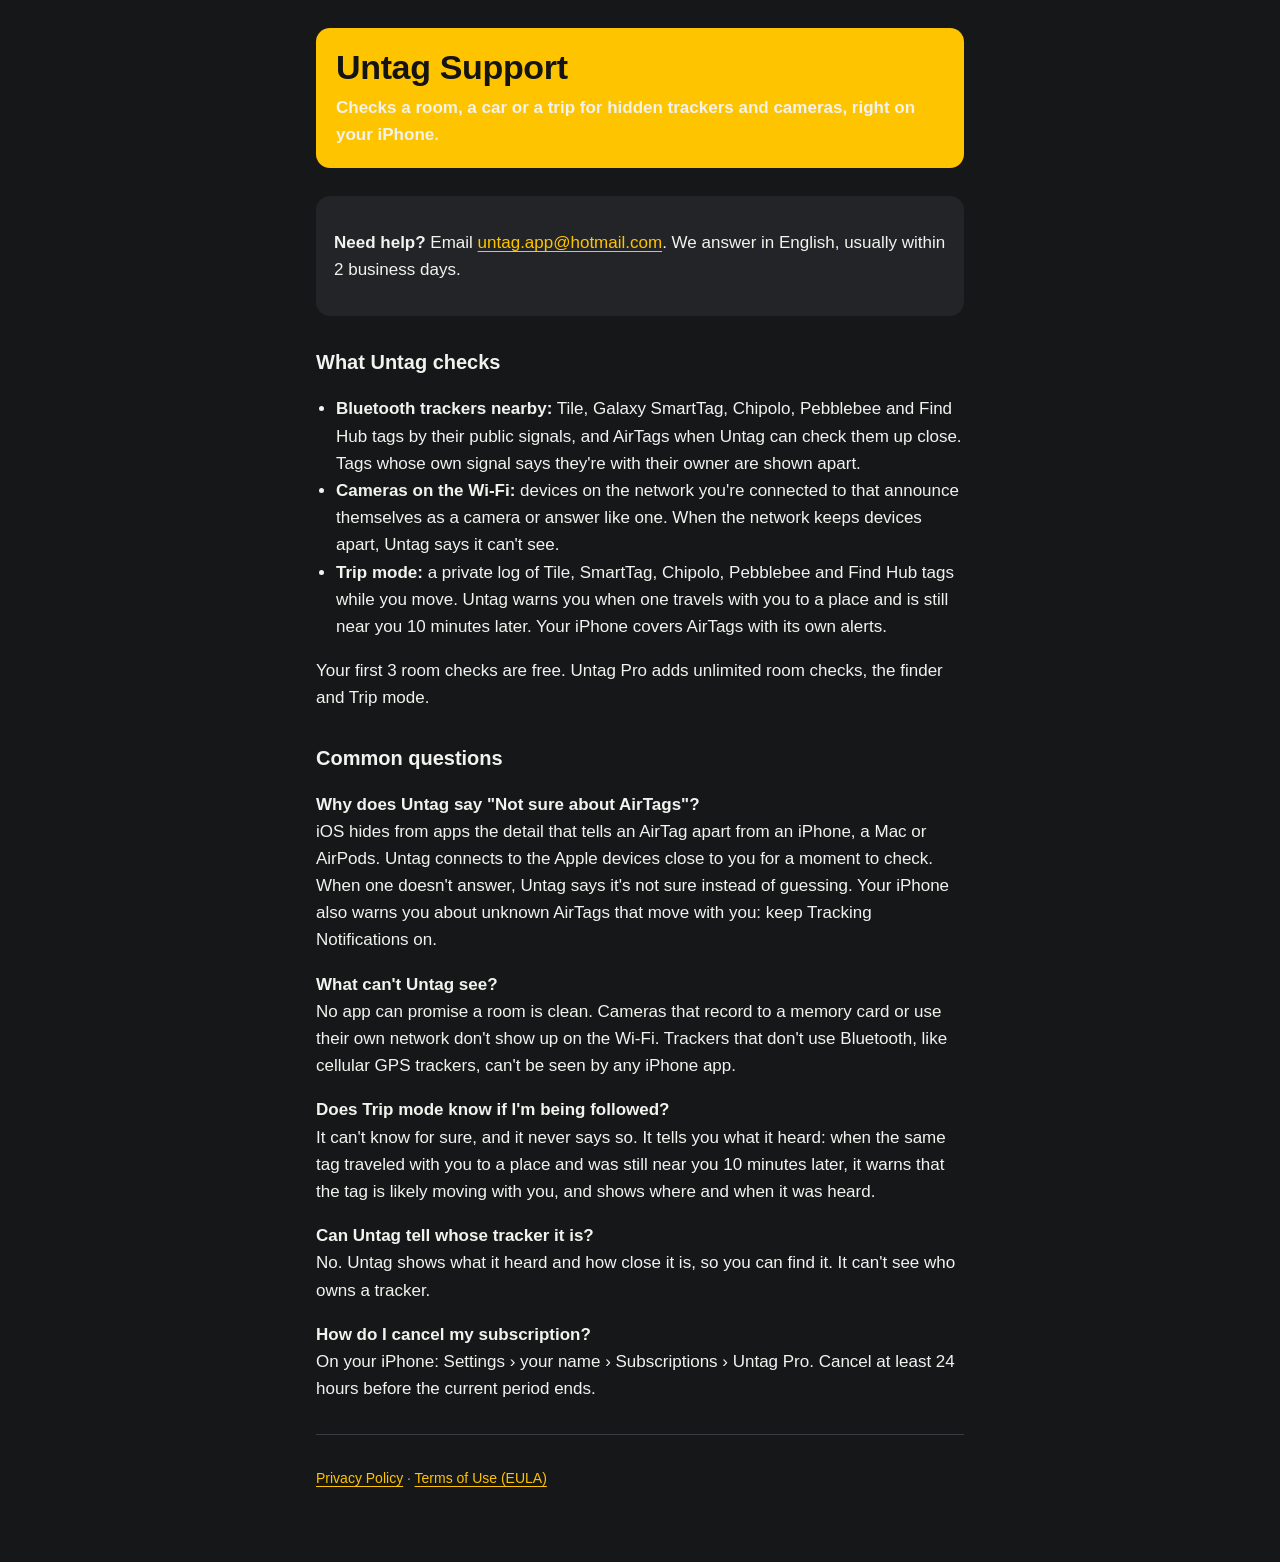
<file: index.html>
<!doctype html>
<html lang="en">
<head>
<meta charset="utf-8">
<meta name="viewport" content="width=device-width,initial-scale=1">
<title>Untag Support</title>
<meta name="description" content="Support for Untag, the iPhone app that checks rooms, cars and trips for hidden trackers and cameras.">
<link rel="stylesheet" href="style.css">
</head>
<body>
<main>
<div class="sign"><h1>Untag Support</h1><p>Checks a room, a car or a trip for hidden trackers and cameras, right on your iPhone.</p></div>

<div class="panel">
<p><strong>Need help?</strong> Email <a href="mailto:untag.app@hotmail.com">untag.app@hotmail.com</a>. We answer in English, usually within 2 business days.</p>
</div>

<h2>What Untag checks</h2>
<ul>
<li><strong>Bluetooth trackers nearby:</strong> Tile, Galaxy SmartTag, Chipolo, Pebblebee and Find Hub tags by their public signals, and AirTags when Untag can check them up close. Tags whose own signal says they're with their owner are shown apart.</li>
<li><strong>Cameras on the Wi-Fi:</strong> devices on the network you're connected to that announce themselves as a camera or answer like one. When the network keeps devices apart, Untag says it can't see.</li>
<li><strong>Trip mode:</strong> a private log of Tile, SmartTag, Chipolo, Pebblebee and Find Hub tags while you move. Untag warns you when one travels with you to a place and is still near you 10 minutes later. Your iPhone covers AirTags with its own alerts.</li>
</ul>

<p>Your first 3 room checks are free. Untag Pro adds unlimited room checks, the finder and Trip mode.</p>

<h2>Common questions</h2>
<p><strong>Why does Untag say "Not sure about AirTags"?</strong><br>iOS hides from apps the detail that tells an AirTag apart from an iPhone, a Mac or AirPods. Untag connects to the Apple devices close to you for a moment to check. When one doesn't answer, Untag says it's not sure instead of guessing. Your iPhone also warns you about unknown AirTags that move with you: keep Tracking Notifications on.</p>
<p><strong>What can't Untag see?</strong><br>No app can promise a room is clean. Cameras that record to a memory card or use their own network don't show up on the Wi-Fi. Trackers that don't use Bluetooth, like cellular GPS trackers, can't be seen by any iPhone app.</p>
<p><strong>Does Trip mode know if I'm being followed?</strong><br>It can't know for sure, and it never says so. It tells you what it heard: when the same tag traveled with you to a place and was still near you 10 minutes later, it warns that the tag is likely moving with you, and shows where and when it was heard.</p>
<p><strong>Can Untag tell whose tracker it is?</strong><br>No. Untag shows what it heard and how close it is, so you can find it. It can't see who owns a tracker.</p>
<p><strong>How do I cancel my subscription?</strong><br>On your iPhone: Settings › your name › Subscriptions › Untag Pro. Cancel at least 24 hours before the current period ends.</p>

<hr>
<footer><a href="privacy/">Privacy Policy</a> · <a href="https://www.apple.com/legal/internet-services/itunes/dev/stdeula/">Terms of Use (EULA)</a></footer>
</main>
</body>
</html>
</file>
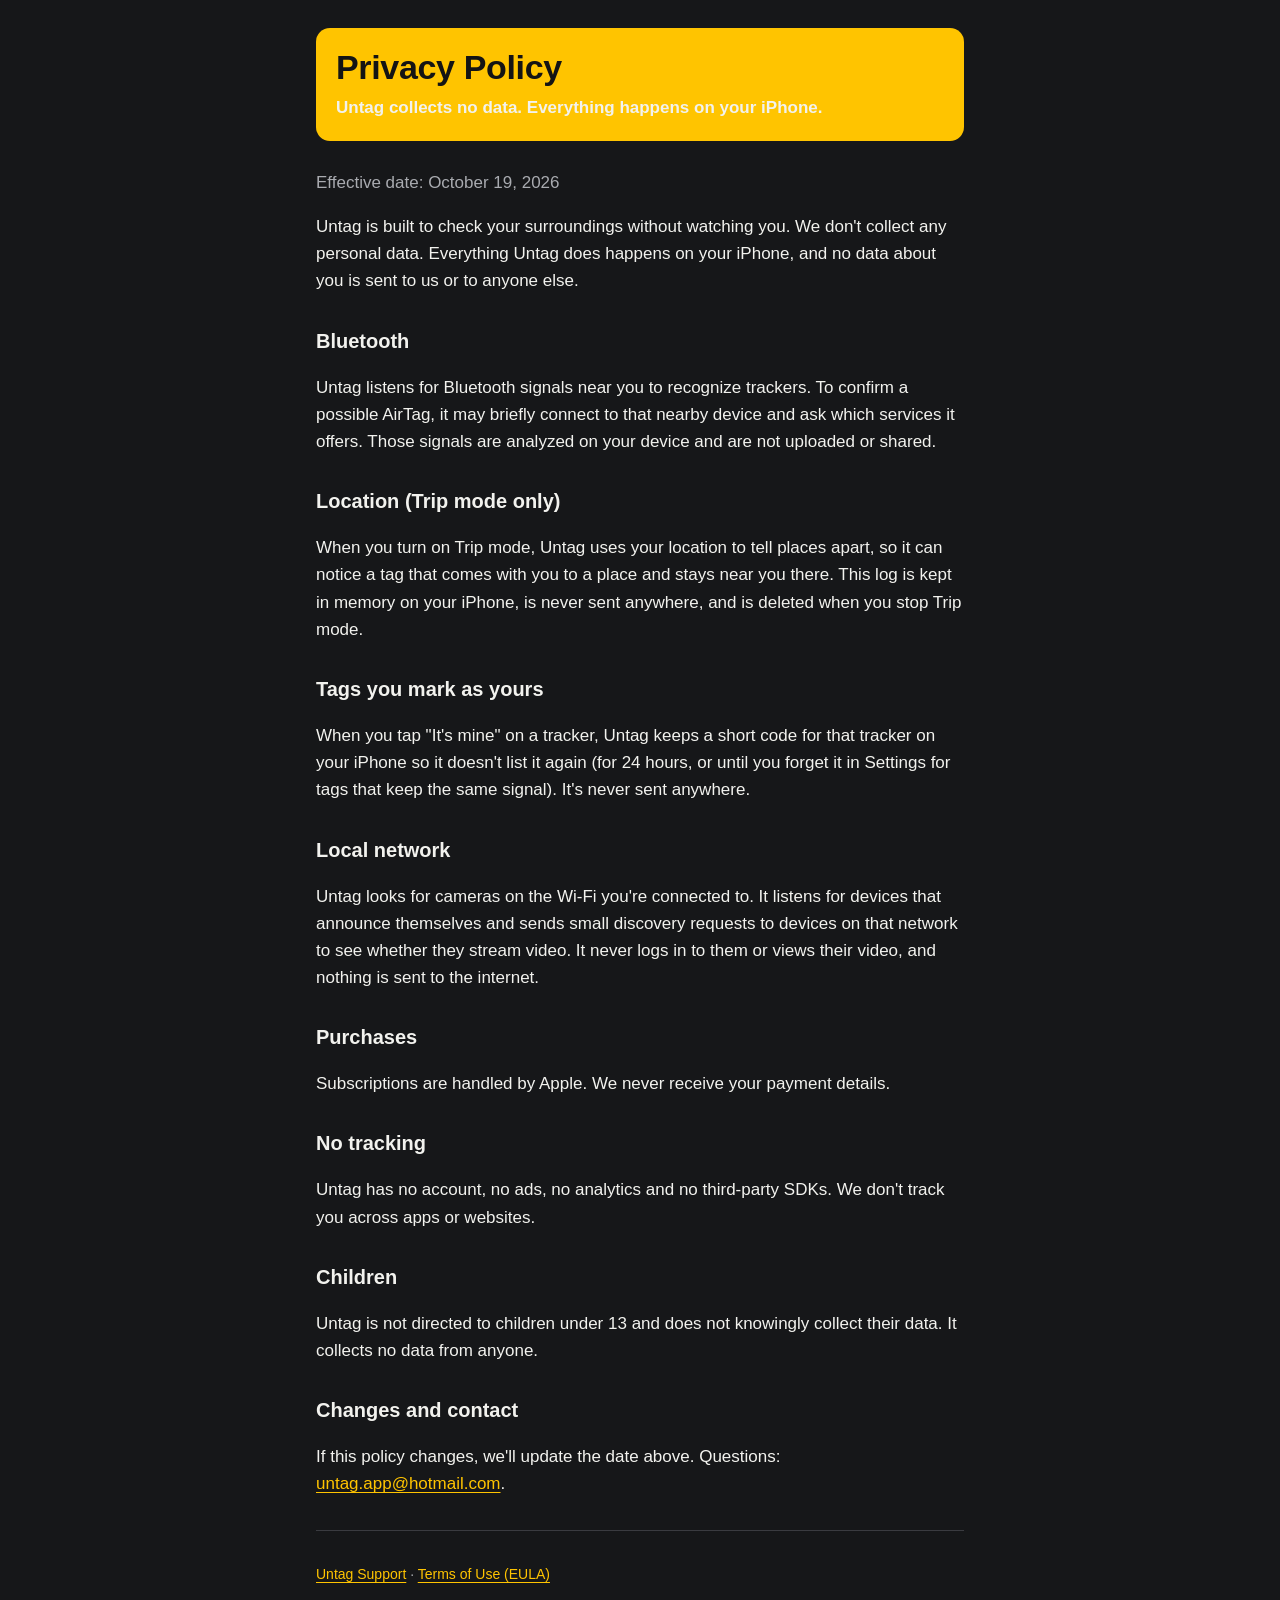
<file: privacy/index.html>
<!doctype html>
<html lang="en">
<head>
<meta charset="utf-8">
<meta name="viewport" content="width=device-width,initial-scale=1">
<title>Untag Privacy Policy</title>
<link rel="stylesheet" href="../style.css">
</head>
<body>
<main>
<div class="sign"><h1>Privacy Policy</h1><p>Untag collects no data. Everything happens on your iPhone.</p></div>
<p class="muted">Effective date: October 19, 2026</p>

<p>Untag is built to check your surroundings without watching you. We don't collect any personal data. Everything Untag does happens on your iPhone, and no data about you is sent to us or to anyone else.</p>

<h2>Bluetooth</h2>
<p>Untag listens for Bluetooth signals near you to recognize trackers. To confirm a possible AirTag, it may briefly connect to that nearby device and ask which services it offers. Those signals are analyzed on your device and are not uploaded or shared.</p>

<h2>Location (Trip mode only)</h2>
<p>When you turn on Trip mode, Untag uses your location to tell places apart, so it can notice a tag that comes with you to a place and stays near you there. This log is kept in memory on your iPhone, is never sent anywhere, and is deleted when you stop Trip mode.</p>


<h2>Tags you mark as yours</h2>
<p>When you tap "It's mine" on a tracker, Untag keeps a short code for that tracker on your iPhone so it doesn't list it again (for 24 hours, or until you forget it in Settings for tags that keep the same signal). It's never sent anywhere.</p>

<h2>Local network</h2>
<p>Untag looks for cameras on the Wi-Fi you're connected to. It listens for devices that announce themselves and sends small discovery requests to devices on that network to see whether they stream video. It never logs in to them or views their video, and nothing is sent to the internet.</p>

<h2>Purchases</h2>
<p>Subscriptions are handled by Apple. We never receive your payment details.</p>

<h2>No tracking</h2>
<p>Untag has no account, no ads, no analytics and no third-party SDKs. We don't track you across apps or websites.</p>

<h2>Children</h2>
<p>Untag is not directed to children under 13 and does not knowingly collect their data. It collects no data from anyone.</p>

<h2>Changes and contact</h2>
<p>If this policy changes, we'll update the date above. Questions: <a href="mailto:untag.app@hotmail.com">untag.app@hotmail.com</a>.</p>

<hr>
<footer><a href="../">Untag Support</a> · <a href="https://www.apple.com/legal/internet-services/itunes/dev/stdeula/">Terms of Use (EULA)</a></footer>
</main>
</body>
</html>
</file>
<file: style.css>
:root{--ground:#161719;--panel:#232427;--ink:#F2F2EE;--ink2:#A9ABB0;--sign:#FFC400;--onsign:#141414;--rule:#3A3B40}
*{box-sizing:border-box}
html{-webkit-text-size-adjust:100%}
body{margin:0;background:var(--ground);color:var(--ink);font:17px/1.6 -apple-system,BlinkMacSystemFont,"Helvetica Neue",Arial,sans-serif}
main{max-width:680px;margin:0 auto;padding:28px 16px 72px}
.sign{background:var(--sign);color:var(--onsign);border-radius:14px;padding:22px 20px 20px;margin:0 0 28px}
.sign h1{margin:0;font-size:34px;line-height:1.05;font-weight:900;letter-spacing:-.01em}
.sign p{margin:8px 0 0;font-weight:600}
h2{font-size:20px;margin:30px 0 6px}
p,li{color:var(--ink)}
.muted{color:var(--ink2)}
a{color:var(--sign);text-underline-offset:3px}
.panel{background:var(--panel);border-radius:14px;padding:16px 18px;margin:14px 0}
ul{padding-left:20px}
hr{border:0;border-top:1px solid var(--rule);margin:32px 0}
footer{color:var(--ink2);font-size:14px}
::selection{background:var(--sign);color:var(--onsign)}
</file>
